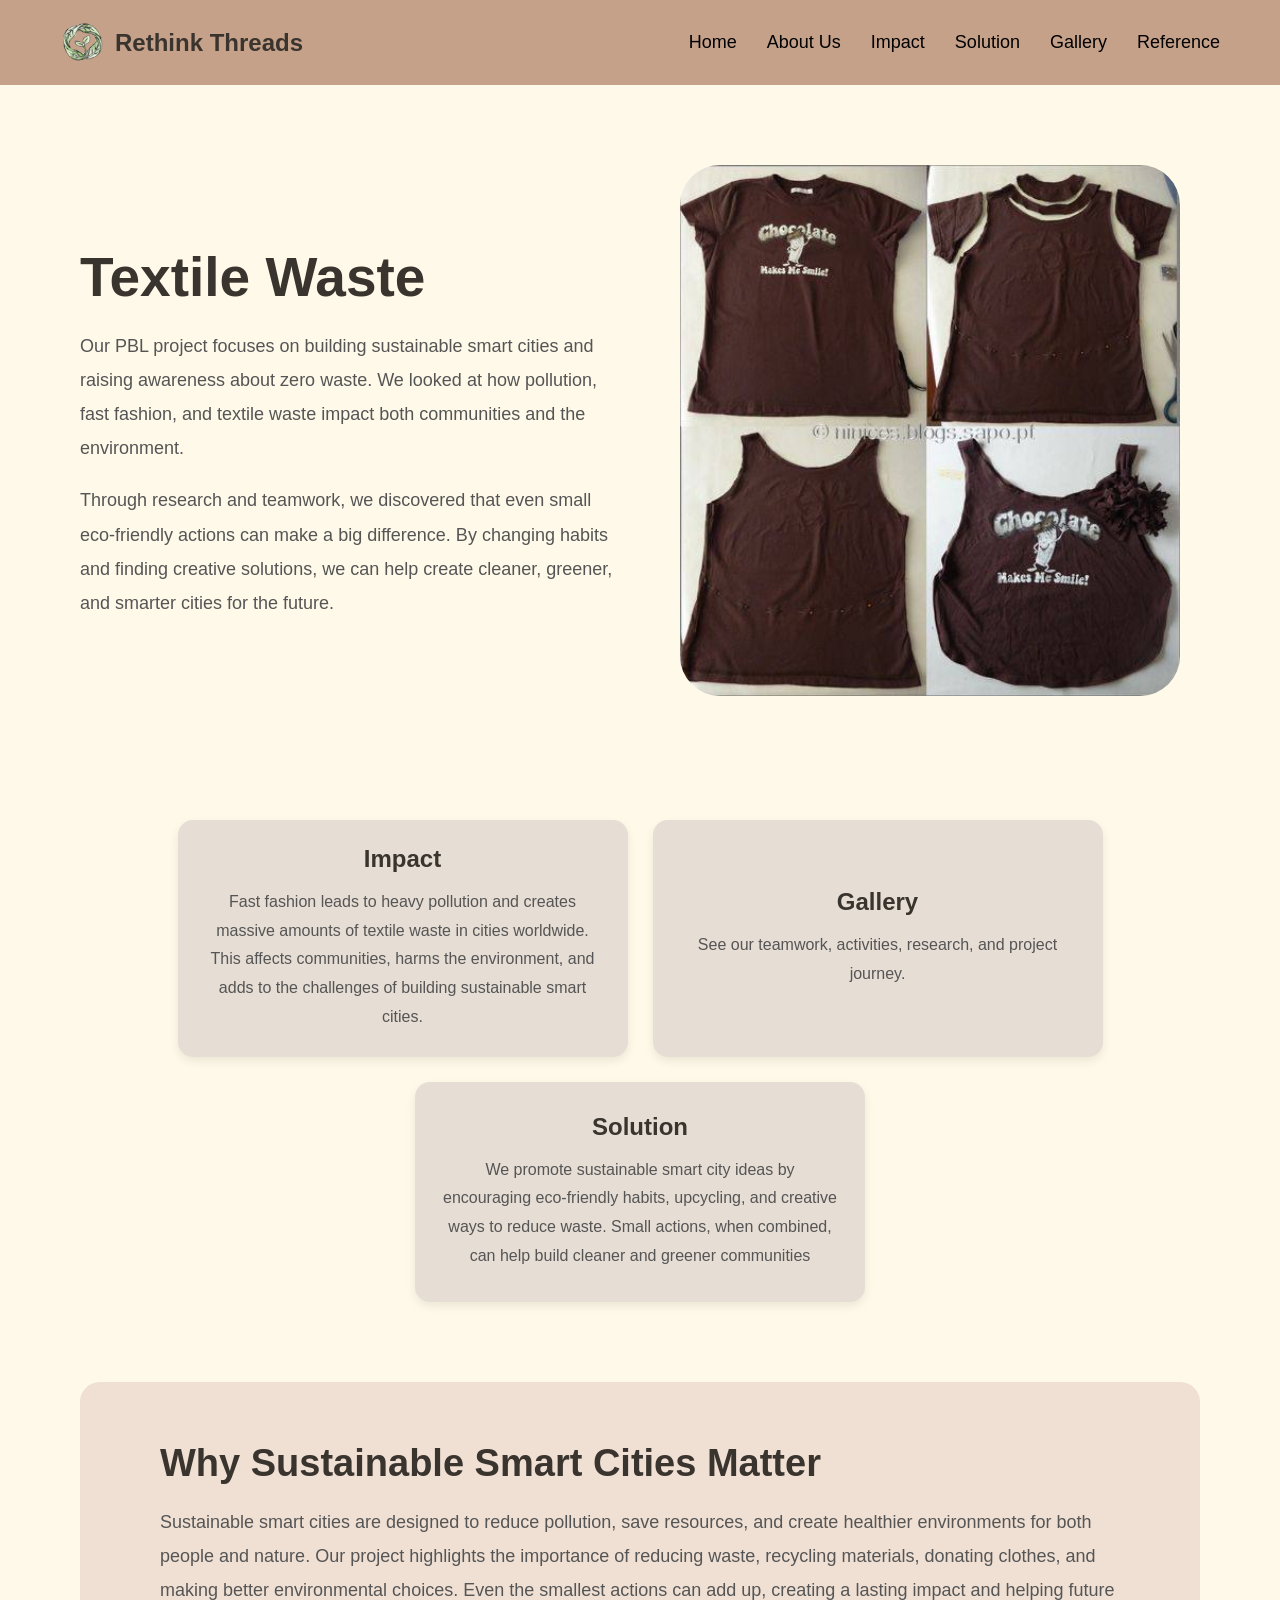
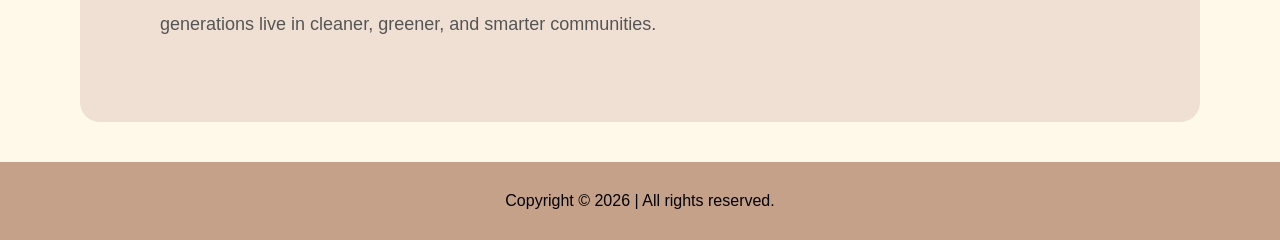
<file: index.html>
<!DOCTYPE html>
<html lang="en">
<head>
<meta charset="UTF-8">
<meta name="viewport" content="width=device-width, initial-scale=1.0">
<title>Home</title>
<link rel="icon" href="icon/pbl.webp">
<link rel="stylesheet" href="stylee.css">
</head>
<body>
<nav>

<div class="logo">
<img src="icon/pbl.webp" alt="logo">
<h3>Rethink Threads</h3>
</div>

<ul>
    <li class="nav a:active, nav a:focus"><a href="index.html">Home</a></li>
    <li class="nav a:active, nav a:focus"><a href="aboutuss.html">About Us</a></li>
    <li class="nav a:active, nav a:focus"><a href="impact.html">Impact</a></li>
    <li class="nav a:active, nav a:focus"><a href="solution.html">Solution</a></li>
    <li class="nav a:active, nav a:focus"><a href="gallery.html">Gallery</a></li>
    <li class="nav a:active, nav a:focus"><a href="reference.html">Reference</a></li>
</ul>

</nav>

<section class="hero">

<div class="text">

<h1>Textile Waste</h1>

<p>
Our PBL project focuses on building sustainable smart cities and raising awareness about zero waste. We looked at how pollution, fast fashion, and textile waste impact both communities and the environment.
</p>

<br>

<p>
Through research and teamwork, we discovered that even small eco‑friendly actions can make a big difference. By changing habits and finding creative solutions, we can help create cleaner, greener, and smarter cities for the future.
</p>

</div>

<div class="image">
<img src="image/pic1.jpg" alt="">
</div>

</section>

<section class="cards">

<div class="card">
<a href="impact.html">
<h2>Impact</h2>
<p>
Fast fashion leads to heavy pollution and creates massive amounts of textile waste in cities worldwide. This affects communities, harms the environment, and adds to the challenges of building sustainable smart cities.
</p></a>
</div>

<div class="card">
<a href="gallery.html">
<h2>Gallery</h2>
<p>
See our teamwork, activities,
research, and project journey.
</p>
</a>
</div>

<div class="card">
<a href="solution.html">
<h2>Solution</h2>
<p>
We promote sustainable smart city ideas by encouraging eco‑friendly habits, upcycling, and creative ways to reduce waste. Small actions, when combined, can help build cleaner and greener communities    
</p>
</a>
</div>
</section>

<section class="About">
    
<h2>Why Sustainable Smart Cities Matter</h2>
<p>
Sustainable smart cities are designed to reduce pollution, save resources, and create healthier environments for both people and nature. Our project highlights the importance of reducing waste, recycling materials, donating clothes, and making better environmental choices. Even the smallest actions can add up, creating a lasting impact and helping future generations live in cleaner, greener, and smarter communities.
</p>
</div>
</section>

<footer>
Copyright © 2026 | All rights reserved.
</footer>

</body>
</html>
</file>
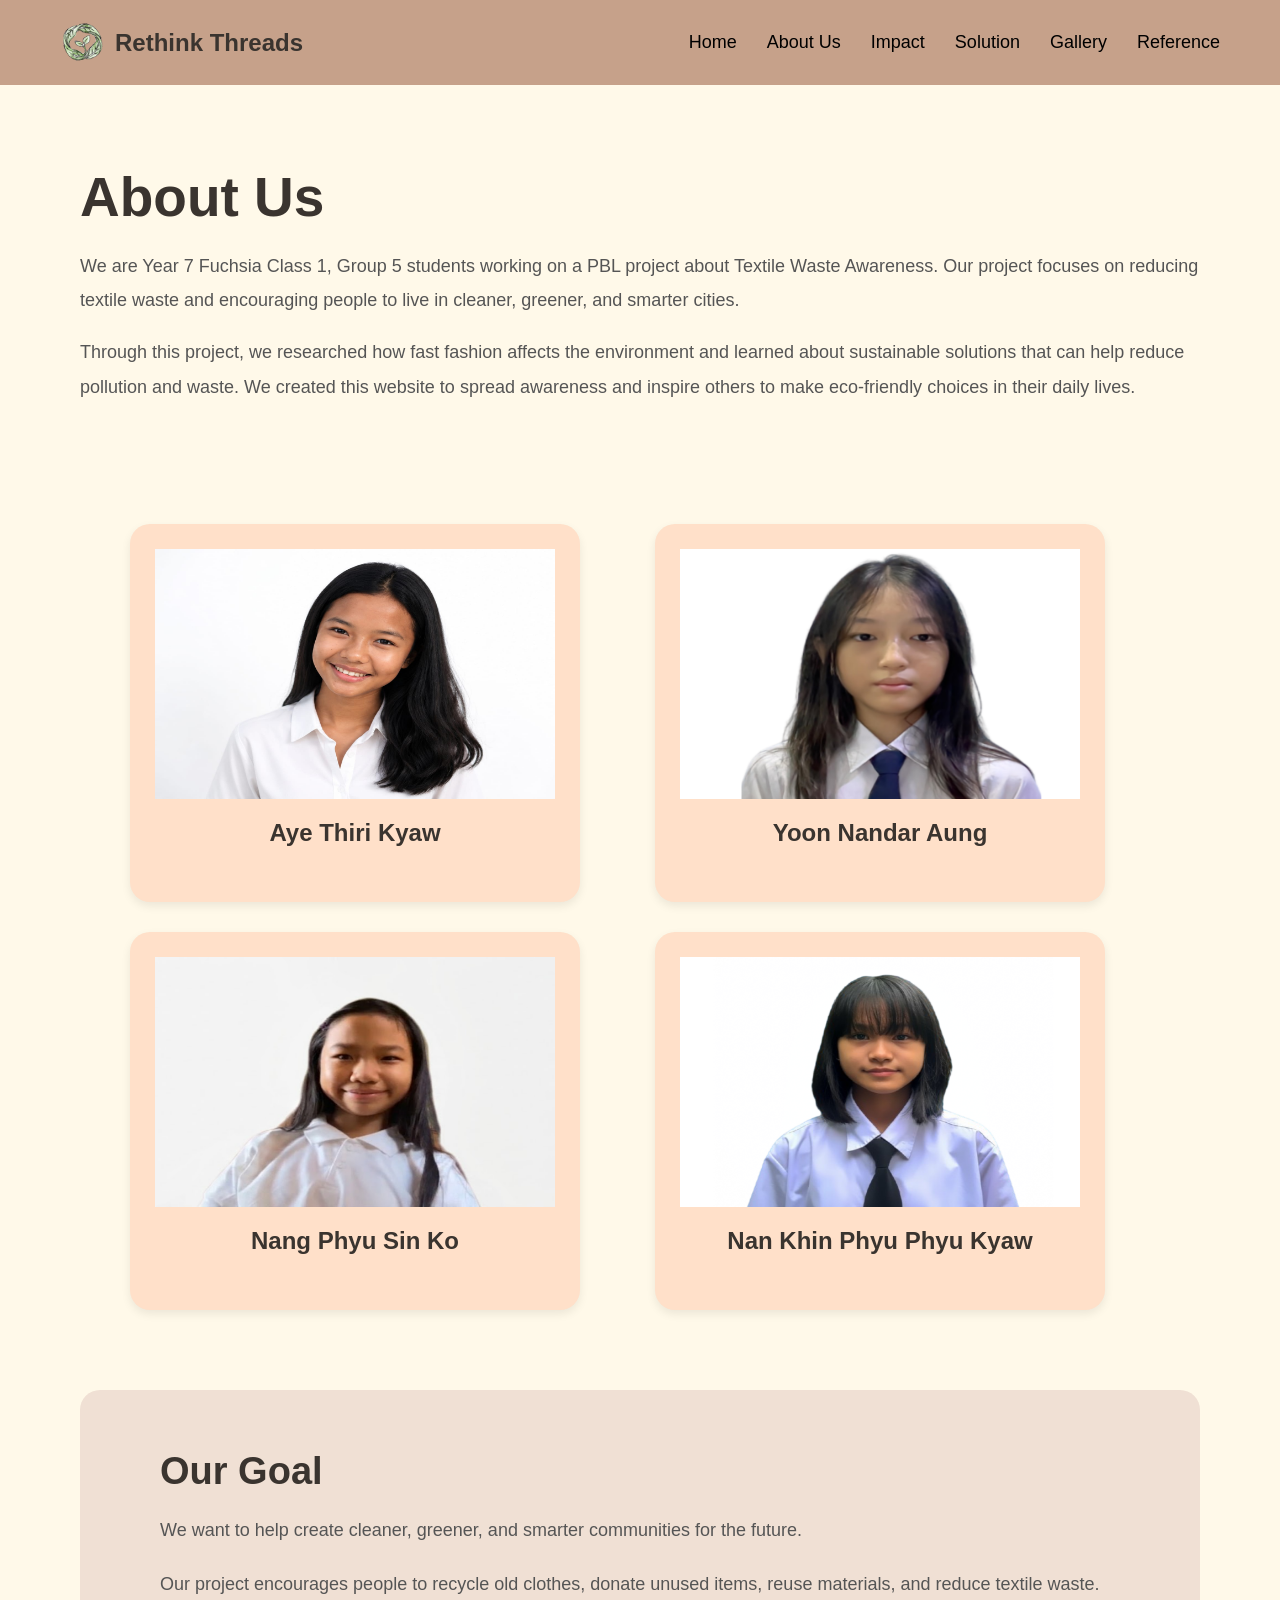
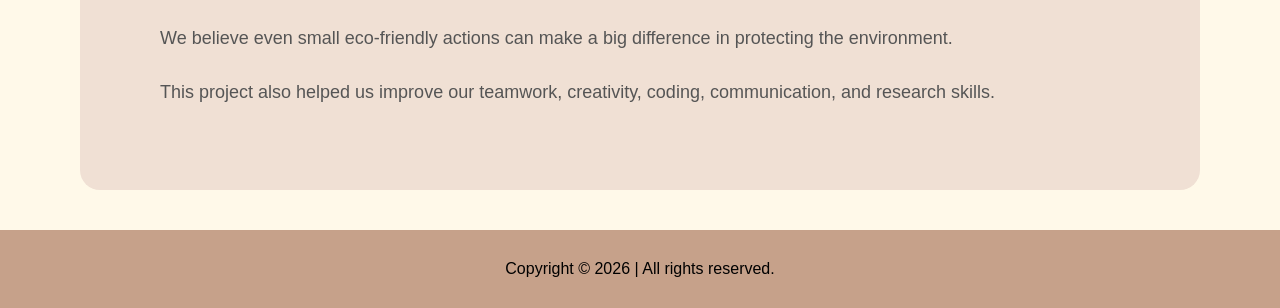
<file: aboutuss.html>
<!DOCTYPE html>
<html lang="en">
<head>
<meta charset="UTF-8">
<meta name="viewport" content="width=device-width, initial-scale=1.0">
<title>About Us</title>
<link rel="icon" href="icon/pbl.webp">
<link rel="stylesheet" href="stylee.css">
</head>
<body>
<nav>
<div class="logo">
<img src="icon/pbl.webp" alt="">
<h3>Rethink Threads</h3>
</div>
<ul>
    <li class="nav a:active, nav a:focus"><a href="index.html">Home</a></li>
    <li class="nav a:active, nav a:focus"><a href="aboutuss.html">About Us</a></li>
    <li class="nav a:active, nav a:focus"><a href="impact.html">Impact</a></li>
    <li class="nav a:active, nav a:focus"><a href="solution.html">Solution</a></li>
    <li class="nav a:active, nav a:focus"><a href="gallery.html">Gallery</a></li>
    <li class="nav a:active, nav a:focus"><a href="reference.html">Reference</a></li>
</ul>
</nav>
<section class="hero">
<div class="text">
<h1>About Us</h1>
<p>
We are Year 7 Fuchsia Class 1, Group 5 students working on a PBL project about Textile Waste Awareness. Our project focuses on reducing textile waste and encouraging people to live in cleaner, greener, and smarter cities.
</p><br>
<p>Through this project, we researched how fast fashion affects the environment and learned about sustainable solutions that can help reduce pollution and waste. We created this website to spread awareness and inspire others to make eco-friendly choices in their daily lives.</p>
</div>
</section>

<section class="container">
<div class="card">
<img src="image/ael.jpeg" alt="ael">
<div class="card-content">
<h2>Aye Thiri Kyaw</h2>
</div>
</div>

<div class="card">
<img src="image/yoon.png" alt="yoon">
<div class="card-content">
<h2>Yoon Nandar Aung</h2>
</div>
</div>

<div class="card">
<img src="image/auroraa.png" alt="aurora">
<div class="card-content">
<h2>Nang Phyu Sin Ko</h2>
</div>
</div>

<div class="card">
<img src="image/nankhinn.png" alt="nan khin">
<div class="card-content">
<h2>Nan Khin Phyu Phyu Kyaw</h2>
</div>
</div>
</section>

<section class="About">

<h2>Our Goal</h2>

<p>
We want to help create cleaner, greener, and smarter communities for the future.
</p>

<p>
Our project encourages people to recycle old clothes, donate unused items, reuse materials,
and reduce textile waste.
</p>

<p>
We believe even small eco-friendly actions can make a big difference in protecting the environment.
</p>

<p>
This project also helped us improve our teamwork, creativity, coding, communication,
and research skills.
</p>

</section>

<footer>
Copyright © 2026 | All rights reserved.
</footer>

</body>
</html>
</file>
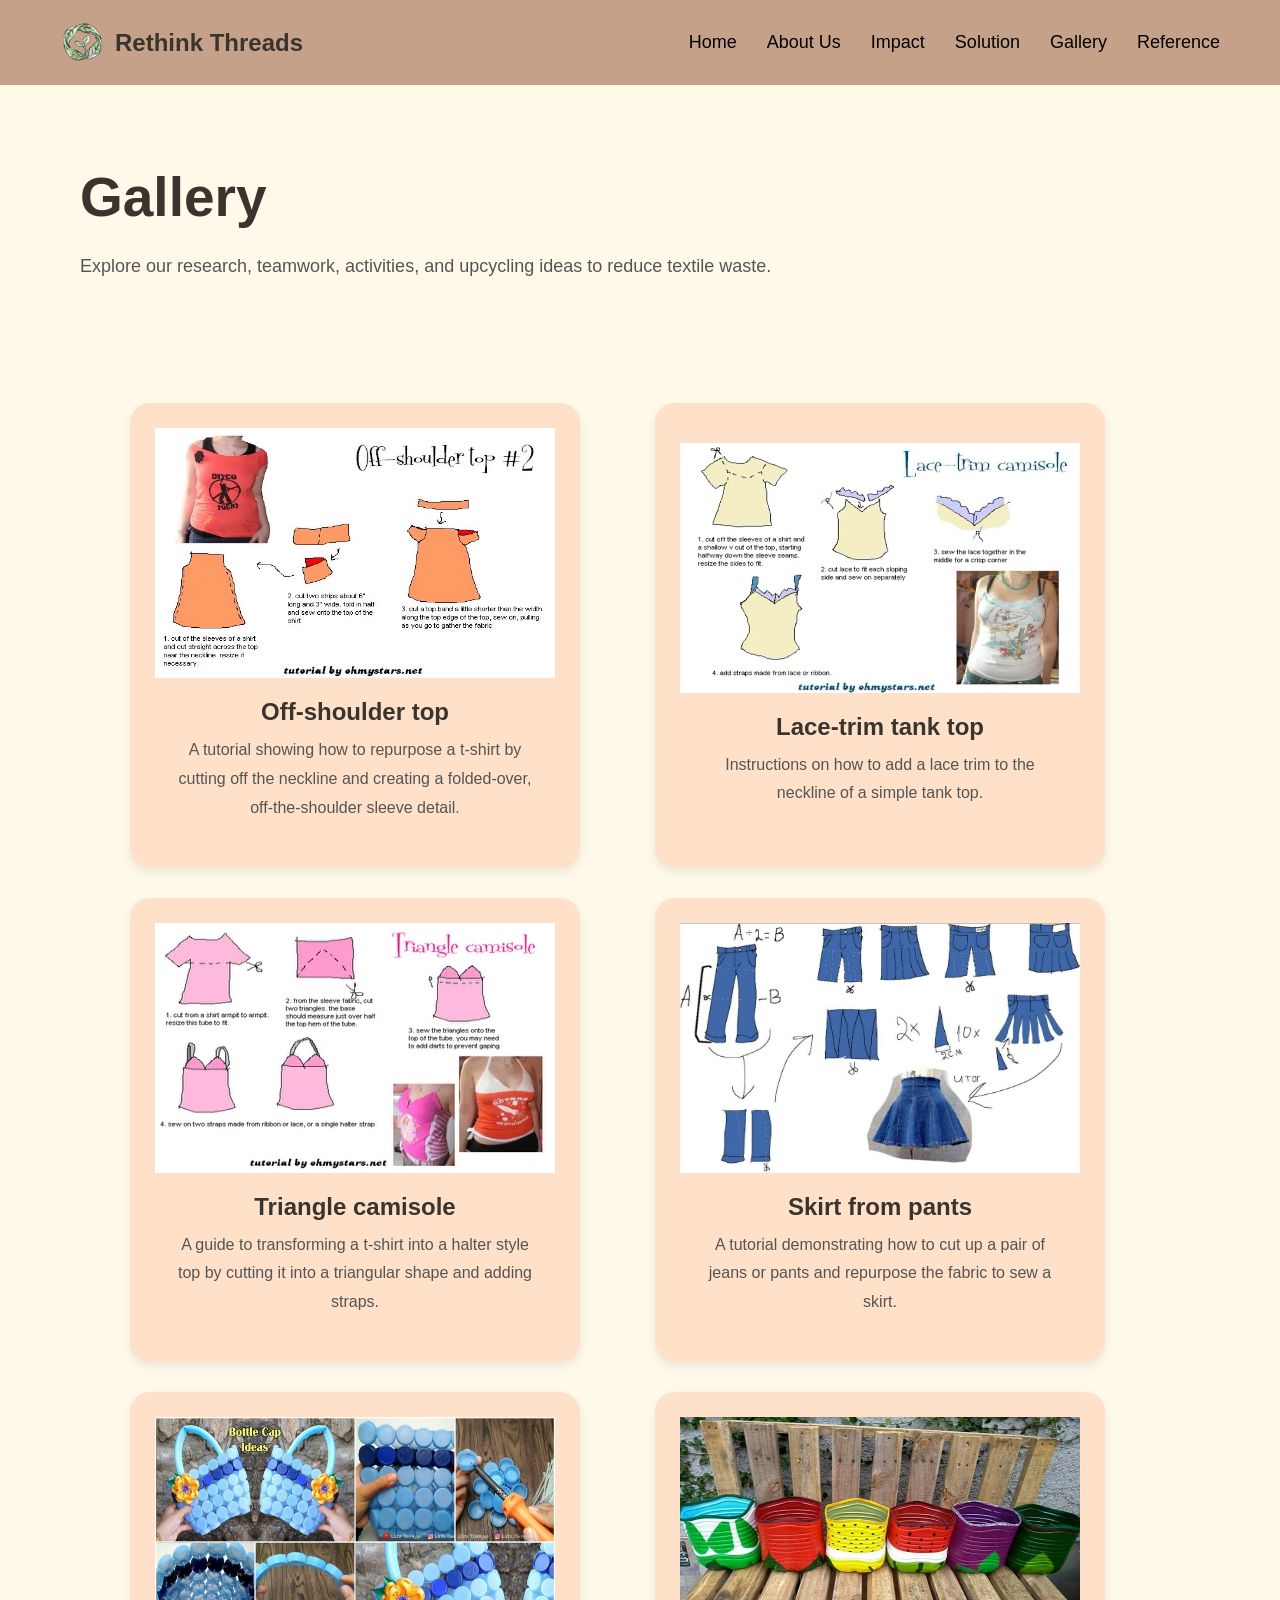
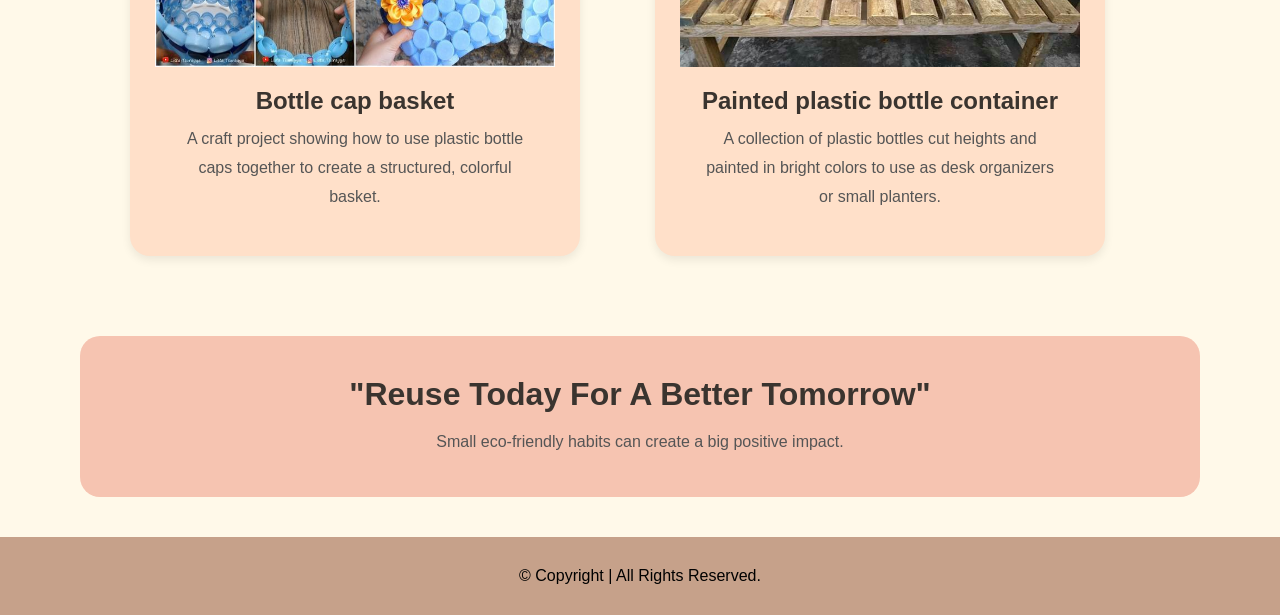
<file: gallery.html>
<!DOCTYPE html>
<html lang="en">
<head>
<meta charset="UTF-8">
<meta name="viewport" content="width=device-width, initial-scale=1.0">
<title>Gallery</title>
<link rel="icon" href="icon/pbl.webp">
<link rel="stylesheet" href="stylee.css">
</head>
<body>
<nav>
<div class="logo">
<img src="icon/pbl.webp" alt="">
<h3>Rethink Threads</h3>
</div>
<ul>
    <li class="nav a:active, nav a:focus"><a href="index.html">Home</a></li>
    <li class="nav a:active, nav a:focus"><a href="aboutuss.html">About Us</a></li>
    <li class="nav a:active, nav a:focus"><a href="impact.html">Impact</a></li>
    <li class="nav a:active, nav a:focus"><a href="solution.html">Solution</a></li>
    <li class="nav a:active, nav a:focus"><a href="gallery.html">Gallery</a></li>
    <li class="nav a:active, nav a:focus"><a href="reference.html">Reference</a></li>
</ul>
</nav>
<section class="hero">
<div class="text">
<h1>Gallery</h1>
<p>
Explore our research, teamwork,
activities, and upcycling ideas to reduce textile waste.
</p>
</div>
</section>

<section class="container">
<div class="card">
<img src="image/gallery1.jpeg" alt="">
<div class="card-content">
    <h2>Off-shoulder top </h2>
    <p> A tutorial showing how to repurpose a t-shirt by cutting off the neckline and creating a folded-over, off-the-shoulder sleeve detail.</p>
</div>
</div>

<div class="card">
<img src="image/gallery2.webp" alt="">
<div class="card-content">
    <h2> Lace-trim tank top</h2>
    <p> Instructions on how to add a lace trim to the neckline of a simple tank top.</p>
</div>
</div>

<div class="card">
<img src="image/gallery3.webp" alt="">
<div class="card-content">
    <h2>Triangle camisole</h2>
    <p>A guide to transforming a t-shirt into a halter style top by cutting it into a triangular shape and adding straps.</p>
</div>
</div>

<div class="card">
<img src="image/gallery4.jpg" alt="">
<div class="card-content">
    <h2>Skirt from pants</h2>
    <p> A tutorial demonstrating how to cut up a pair of jeans or pants and repurpose the fabric to sew a skirt.</p>
</div>
</div>

<div class="card">
<img src="image/gallery5.jpeg" alt="">
<div class="card-content">
    <h2>Bottle cap basket</h2>
    <p>A craft project showing how to use plastic bottle caps together to create a structured, colorful basket.</p>
</div>
</div>

<div class="card">
<img src="image/gallery6.jpeg" alt="">
<div class="card-content">
    <h2>Painted plastic bottle container</h2>
    <p> A collection of plastic bottles cut heights and painted in bright colors to use as desk organizers or small planters.</p>
</div>
</div>
</section>


<section class="quote">
<h2>"Reuse Today For A Better Tomorrow"</h2>

<p>
Small eco-friendly habits can create
a big positive impact.
</p>
</section>
<footer>
© Copyright | All Rights Reserved.
</footer>
</body>
</html>
</file>
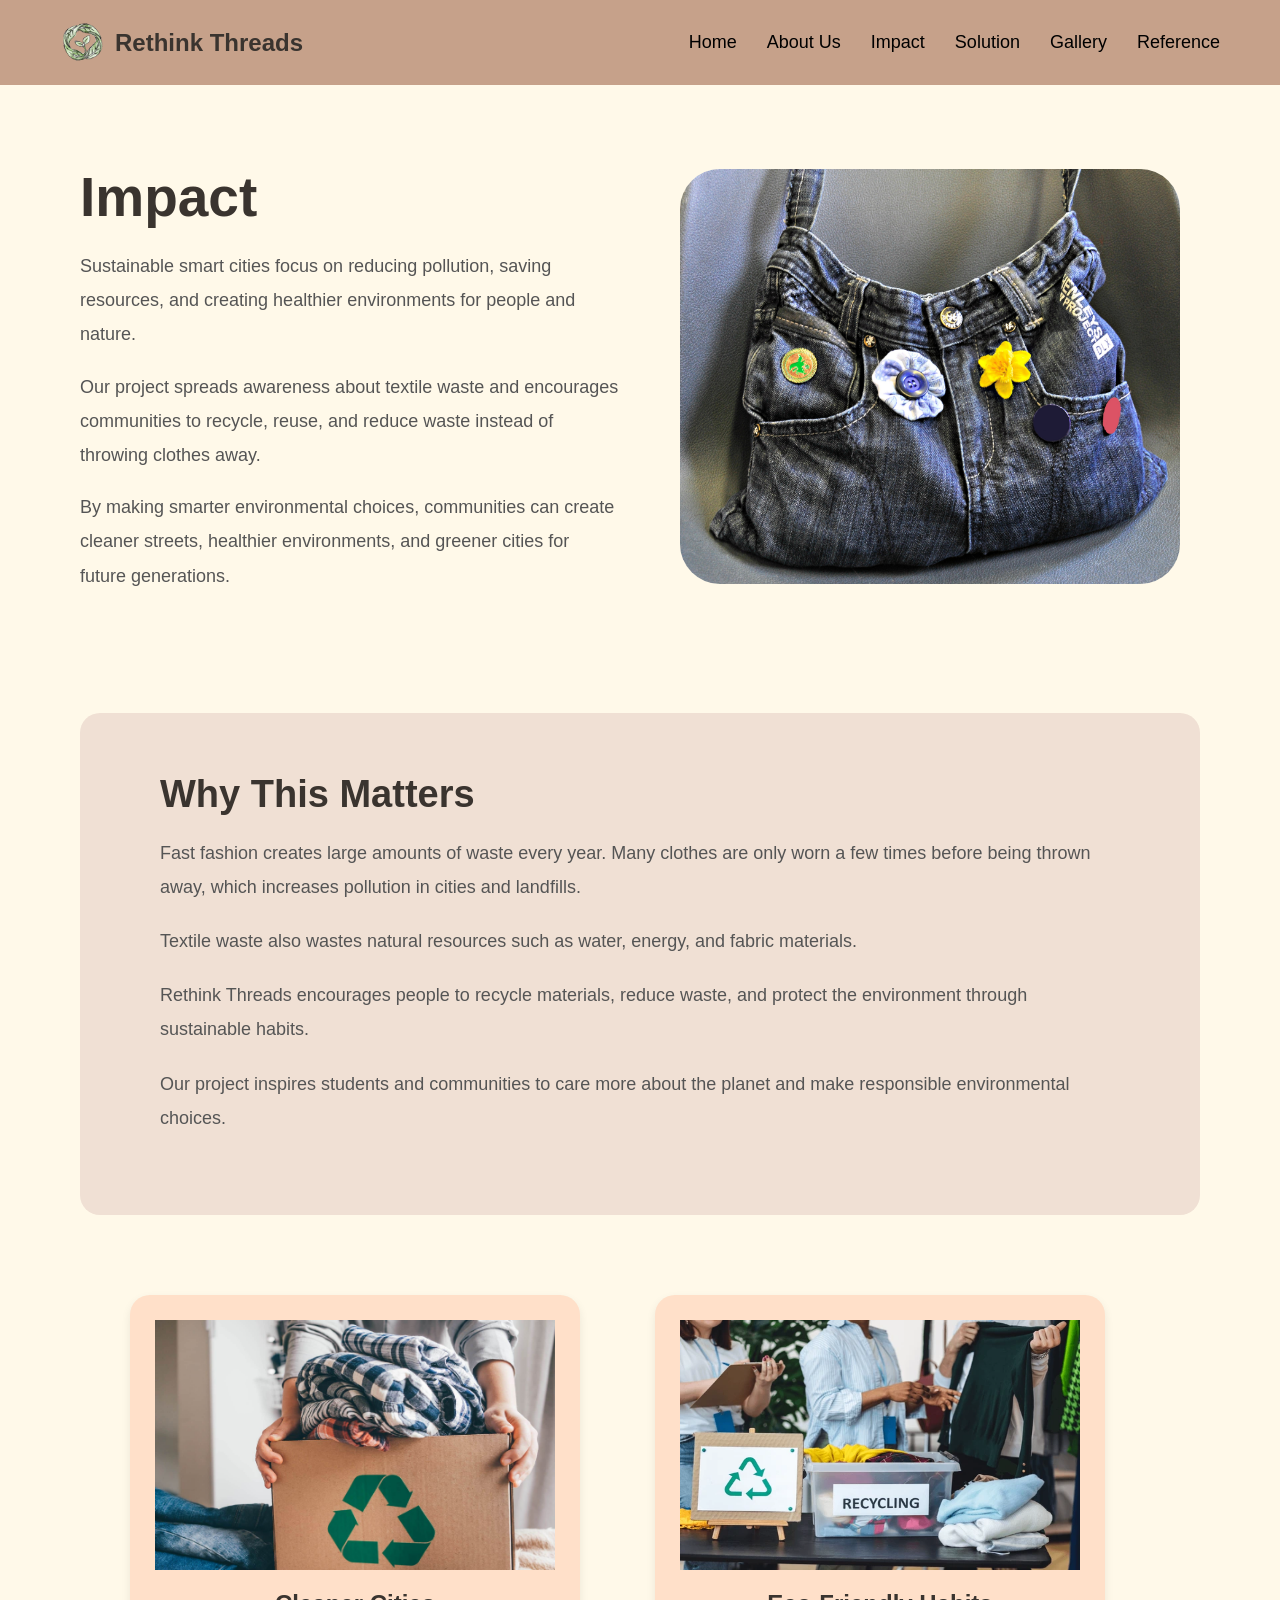
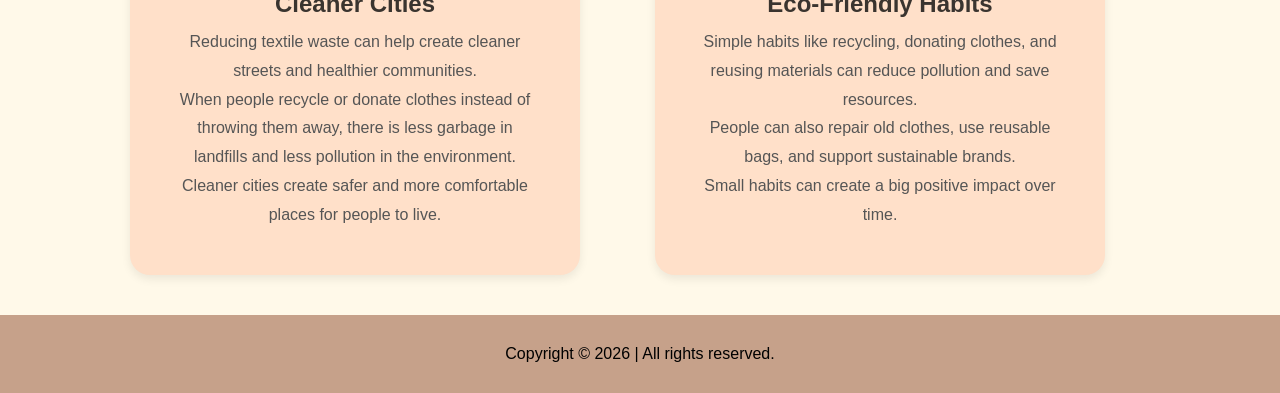
<file: impact.html>
<!DOCTYPE html>
<html lang="en">
<head>
<meta charset="UTF-8">
<meta name="viewport" content="width=device-width, initial-scale=1.0">
<link rel="icon" href="icon/pbl.webp">
<title>Impact</title>

<link rel="stylesheet" href="stylee.css">
</head>
<body>
<nav>
<div class="logo">
<img src="icon/pbl.webp" alt="">
<h3>Rethink Threads</h3>
</div>
<ul>
    <li class="nav a:active, nav a:focus"><a href="index.html">Home</a></li>
    <li class="nav a:active, nav a:focus"><a href="aboutuss.html">About Us</a></li>
    <li class="nav a:active, nav a:focus"><a href="impact.html">Impact</a></li>
    <li class="nav a:active, nav a:focus"><a href="solution.html">Solution</a></li>
    <li class="nav a:active, nav a:focus"><a href="gallery.html">Gallery</a></li>
    <li class="nav a:active, nav a:focus"><a href="reference.html">Reference</a></li>
</ul>
</nav>
<section class="hero">
<div class="text">
<h1>Impact</h1>

<p>
Sustainable smart cities focus on reducing pollution, saving resources,
and creating healthier environments for people and nature.
</p>

<br>

<p>
Our project spreads awareness about textile waste and encourages communities
to recycle, reuse, and reduce waste instead of throwing clothes away.
</p>

<br>

<p>
By making smarter environmental choices, communities can create cleaner streets,
healthier environments, and greener cities for future generations.
</p>
</div>

<div class="image img">
<img src="image/pic3.jpg" alt="">
</div>

</section>
<section class="About">
<h2>Why This Matters</h2>

<p>
Fast fashion creates large amounts of waste every year.
Many clothes are only worn a few times before being thrown away,
which increases pollution in cities and landfills.
</p>

<p>
Textile waste also wastes natural resources such as water, energy, and fabric materials.
</p>

<p>
Rethink Threads encourages people to recycle materials, reduce waste,
and protect the environment through sustainable habits.
</p>

<p>
Our project inspires students and communities to care more about the planet
and make responsible environmental choices.
</p>

</section>
<section class="container">
<div class="card">
<img src="image/impact.jpg" alt="">
<div class="card-content">
<h2>Cleaner Cities</h2>

<p>
Reducing textile waste can help create cleaner streets and healthier communities.
</p>

<p>
When people recycle or donate clothes instead of throwing them away,
there is less garbage in landfills and less pollution in the environment.
</p>

<p>
Cleaner cities create safer and more comfortable places for people to live.
</p>
</div>
</div>
<div class="card">
<img src="image/impact2.webp" alt="">
<div class="card-content">
<h2>Eco-Friendly Habits</h2>

<p>
Simple habits like recycling, donating clothes, and reusing materials
can reduce pollution and save resources.
</p>

<p>
People can also repair old clothes, use reusable bags,
and support sustainable brands.
</p>

<p>
Small habits can create a big positive impact over time.
</p>
</div>
</div>
</section>
<footer>
Copyright © 2026 | All rights reserved.
</footer>
</body>
</html>
</file>
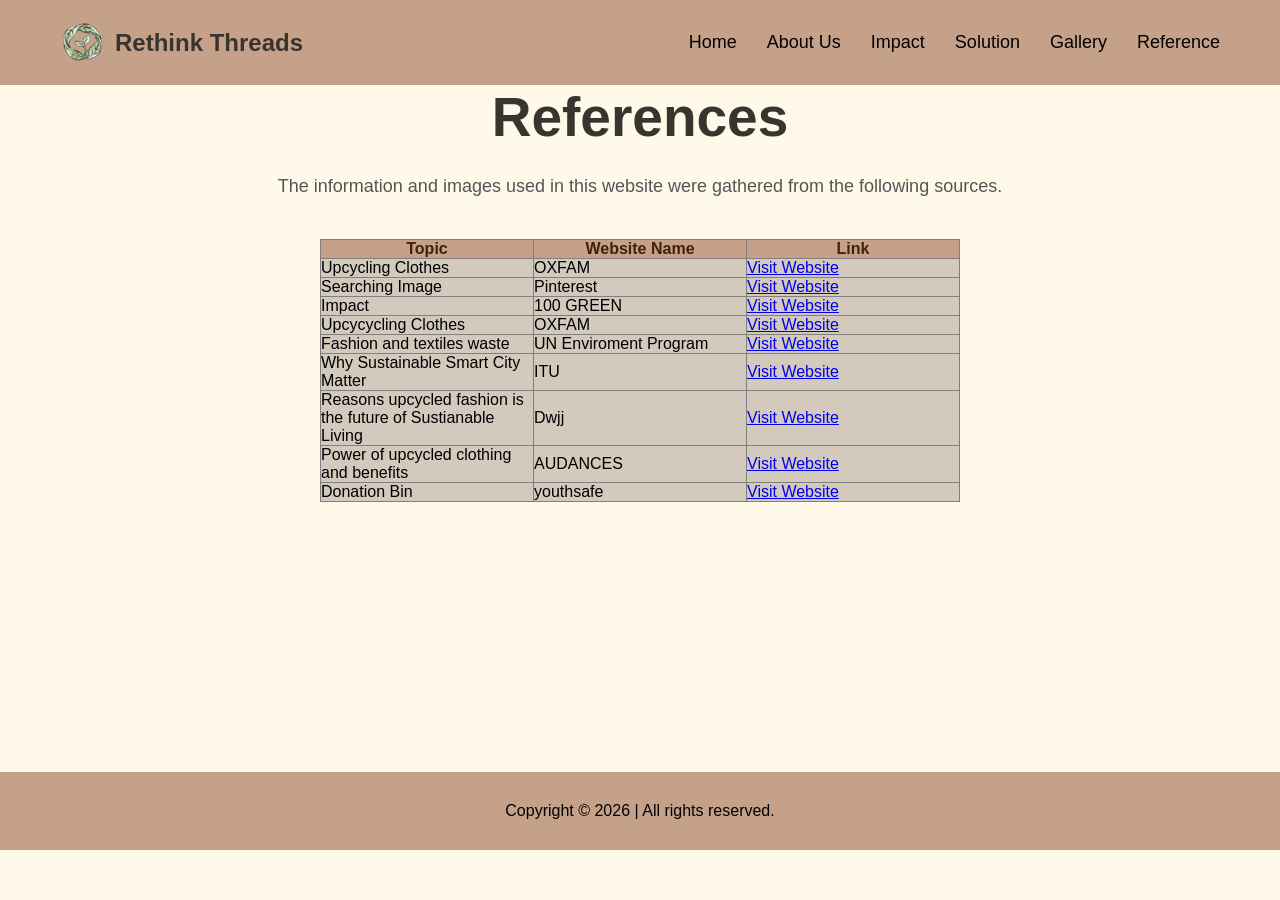
<file: reference.html>
<!DOCTYPE html>
<html lang="en">
<head>
<meta charset="UTF-8">
<meta name="viewport" content="width=device-width, initial-scale=1.0">
<title>Home</title>
<link rel="icon" href="icon/pbl.webp">
<link rel="stylesheet" href="stylee.css">

</head>

<body>

<nav>

<div class="logo">
<img src="icon/pbl.webp" alt="logo">
<h3>Rethink Threads</h3>
</div>

<ul>
    <li class="nav a:active, nav a:focus"><a href="index.html">Home</a></li>
    <li class="nav a:active, nav a:focus"><a href="aboutuss.html">About Us</a></li>
    <li class="nav a:active, nav a:focus"><a href="impact.html">Impact</a></li>
    <li class="nav a:active, nav a:focus"><a href="solution.html">Solution</a></li>
    <li class="nav a:active, nav a:focus"><a href="gallery.html">Gallery</a></li>
    <li class="nav a:active, nav a:focus"><a href="reference.html">Reference</a></li>
</ul>

</nav>
<div class="text">
<h1 class="align">References</h1>
<p class="alignp">The information and images used in this website were gathered from the following sources.</p><br><br>
</div>
<div class="table">
<table border="1">
    <tr>
        <th>Topic</th>
        <th>Website Name</th>
        <th>Link</th>
    </tr>
    <tr>
        <td>Upcycling Clothes</td>
        <td>OXFAM</td>
        <td><a href="https://www.oxfam.org.uk/oxfam-in-action/oxfam-blog/upcycling-clothes/">Visit Website</a></td>
    </tr>
    <tr>
        <td>Searching Image</td>
        <td>Pinterest</td>
        <td><a href="pinterest.com">Visit Website</a></td>
    </tr>
    <tr>
        <td>Impact</td>
        <td>100 GREEN</td>
        <td><a href="https://100green.com/blog/learn/upcycling-clothes-sustainable-fashion-energy-water/">Visit Website</a></td>
    </tr>
    <tr>
        <td>Upcycycling Clothes</td>
        <td>OXFAM</td>
        <td><a href="https://www.oxfam.org.uk/oxfam-in-action/oxfam-blog/upcycling-clothes/">Visit Website</a></td>
    </tr>
    <tr>
        <td>Fashion and textiles waste</td>
        <td>UN Enviroment Program</td>
        <td><a href="https://www.unep.org/news-and-stories/press-release/unsustainable-fashion-and-textiles-focus-international-day-zero">Visit Website</a></td>
    </tr>
    <tr>
        <td>Why Sustainable Smart City Matter</td>
        <td>ITU</td>
        <td><a href="https://www.itu.int/en/mediacentre/backgrounders/Pages/smart-sustainable-cities.aspx">Visit Website</a></td>
    </tr>
    <tr>
        <td>Reasons upcycled fashion is the future of Sustianable Living</td>
        <td>Dwjj</td>
        <td><a href="https://dwijproducts.com/blogs/dwijblogs/why-upcycled-fashion-is-the-future-of-sustainable-living?srsltid=AfmBOorRNuxdBv3RjuzQmGC0b9XSkyrUVfnOcwtlBjLSbVAA-0jlfJXi">Visit Website</a></td>
    </tr>
    <tr>
        <td>Power of upcycled clothing and benefits</td>
        <td>AUDANCES</td>
        <td><a href="https://audaces.com/en/blog/upcycled-clothing">Visit Website</a></td>
    </tr>
    <tr>
        <td>Donation Bin</td>
        <td>youthsafe</td>
        <td><a href="https://youthsafe.org/how-a-charity-clothes-bin-works/">Visit Website</a></td>
    </tr>
</table>
</div>
<br><br><br><br><br><br><br><br><br><br><br><br><br><br><br>
<footer>
Copyright © 2026 | All rights reserved.
</footer>

</body>
</html>
</file>
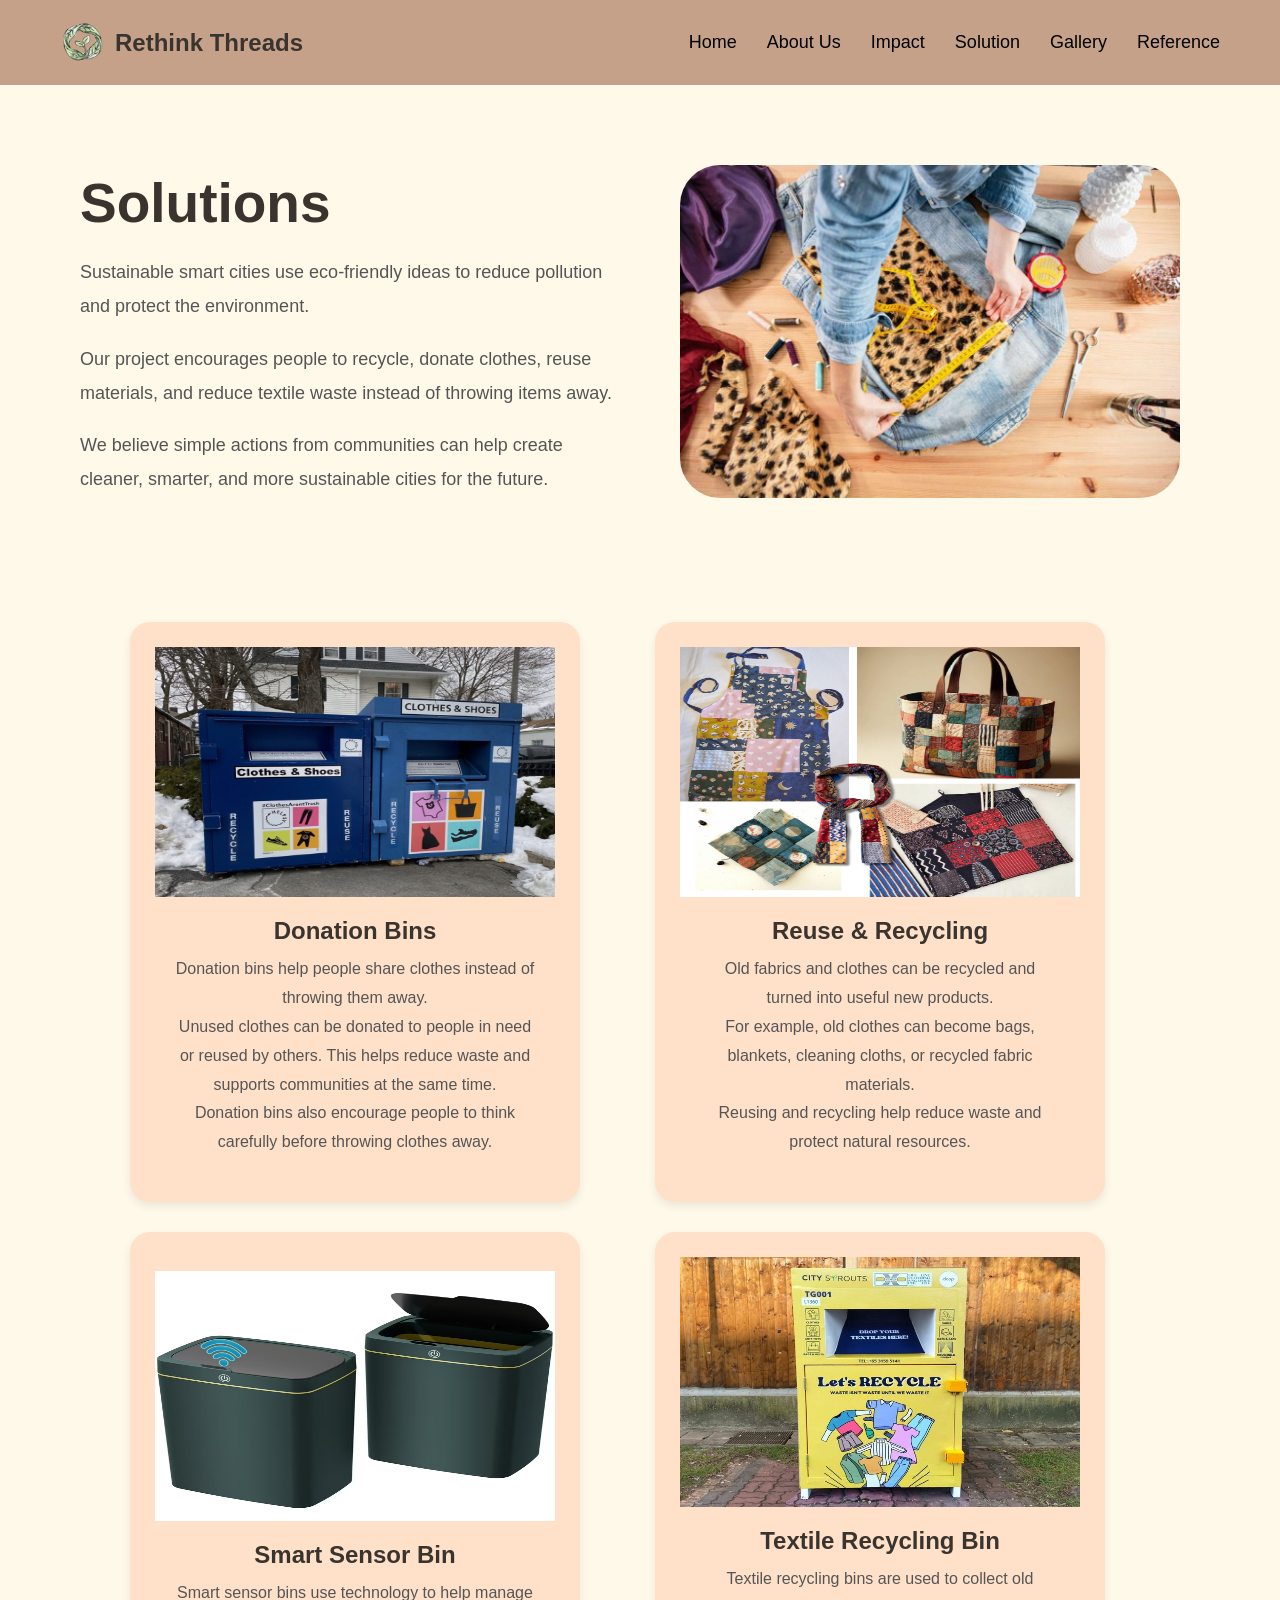
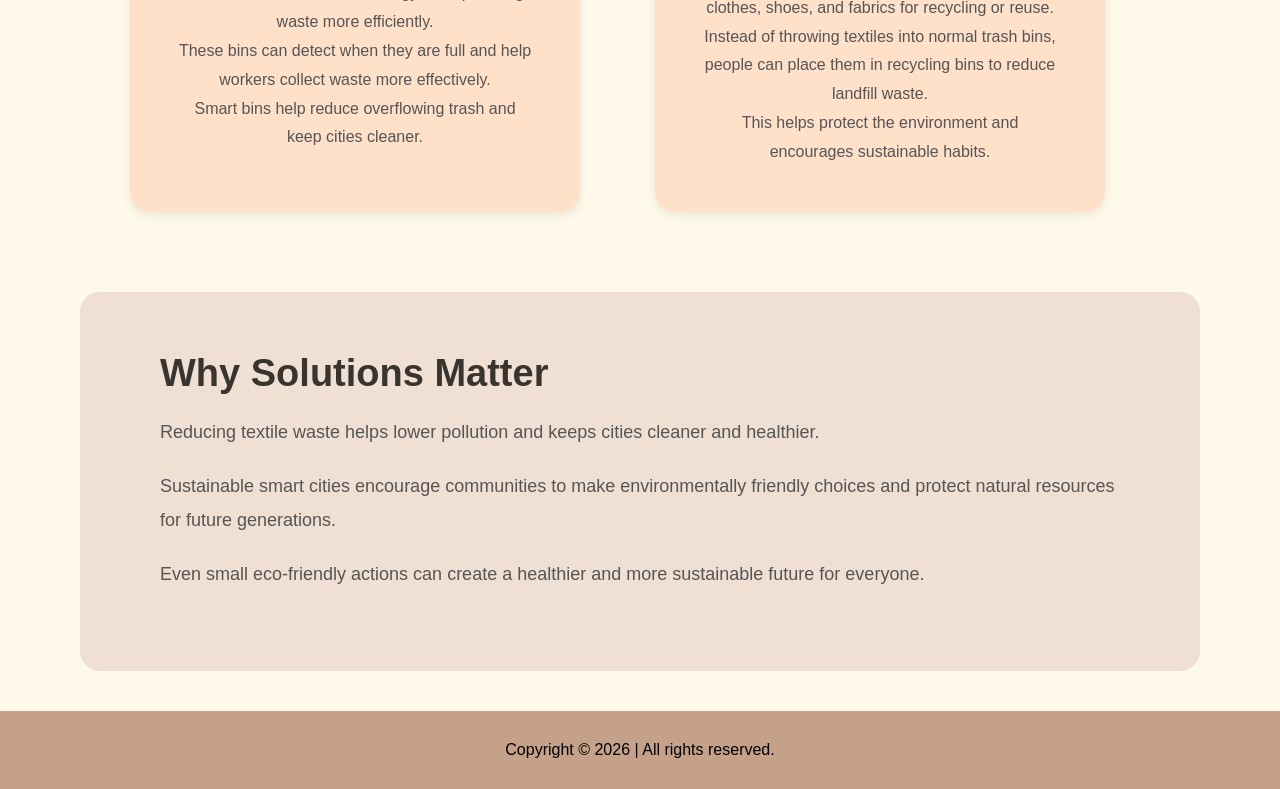
<file: solution.html>
<!DOCTYPE html>
<html lang="en">
<head>
<meta charset="UTF-8">
<meta name="viewport" content="width=device-width, initial-scale=1.0">
<link rel="icon" href="icon/pbl.webp">
<title>Solution</title>
<link rel="stylesheet" href="stylee.css">
</head>
<body>
<nav>
<div class="logo">
<img src="icon/pbl.webp" alt="">
<h3>Rethink Threads</h3>
</div>
<ul>
    <li class="nav a:active, nav a:focus"><a href="index.html">Home</a></li>
    <li class="nav a:active, nav a:focus"><a href="aboutuss.html">About Us</a></li>
    <li class="nav a:active, nav a:focus"><a href="impact.html">Impact</a></li>
    <li class="nav a:active, nav a:focus"><a href="solution.html">Solution</a></li>
    <li class="nav a:active, nav a:focus"><a href="gallery.html">Gallery</a></li>
    <li class="nav a:active, nav a:focus"><a href="reference.html">Reference</a></li>
</ul>
</nav>
<section class="hero">

<div class="text">

<h1>Solutions</h1>

<p>
Sustainable smart cities use eco-friendly ideas to reduce pollution
and protect the environment.
</p>

<br>

<p>
Our project encourages people to recycle, donate clothes,
reuse materials, and reduce textile waste instead of throwing items away.
</p>

<br>

<p>
We believe simple actions from communities can help create cleaner,
smarter, and more sustainable cities for the future.
</p>

</div>

<div class="image img">
<img src="image/pic2.jpg" alt="">
</div>

</section>
<section class="container">
<div class="card">
<img src="image/solution.jpeg" alt="">
<div class="card-content">
<h2>Donation Bins</h2>

<p>
Donation bins help people share clothes instead of throwing them away.
</p>

<p>
Unused clothes can be donated to people in need or reused by others.
This helps reduce waste and supports communities at the same time.
</p>

<p>
Donation bins also encourage people to think carefully before throwing clothes away.
</p>
</div>
</div>

<div class="card">
<img src="image/solution2.png" alt="">
<div class="card-content">
<h2>Reuse & Recycling</h2>

<p>
Old fabrics and clothes can be recycled and turned into useful new products.
</p>

<p>
For example, old clothes can become bags, blankets,
cleaning cloths, or recycled fabric materials.
</p>

<p>
Reusing and recycling help reduce waste and protect natural resources.
</p>
</div>
</div>

<div class="card">
<img src="image/smartsensorbin.avif" alt="">
<div class="card-content">
<h2>Smart Sensor Bin</h2>

<p>
Smart sensor bins use technology to help manage waste more efficiently.
</p>

<p>
These bins can detect when they are full and help workers collect waste more effectively.
</p>

<p>
Smart bins help reduce overflowing trash and keep cities cleaner.
</p>
</div>
</div>

<div class="card">
<img src="image/TextileRecyclingBin.jpg" alt="">
<div class="card-content">

<h2>Textile Recycling Bin</h2>

<p>
Textile recycling bins are used to collect old clothes, shoes, and fabrics for recycling or reuse.
</p>

<p>
Instead of throwing textiles into normal trash bins,
people can place them in recycling bins to reduce landfill waste.
</p>

<p>
This helps protect the environment and encourages sustainable habits.
</p>
</div>
</div>


</section>
<section class="About">
<h2>Why Solutions Matter</h2>

<p>
Reducing textile waste helps lower pollution and keeps cities cleaner and healthier.
</p>

<p>
Sustainable smart cities encourage communities to make environmentally friendly choices
and protect natural resources for future generations.
</p>

<p>
Even small eco-friendly actions can create a healthier and more sustainable future for everyone.
</p>
</section>
<footer>
Copyright © 2026 | All rights reserved.
</footer>
</body>
</html>
</file>
<file: stylee.css>
*{
    margin:0;
    padding:0;
    box-sizing:border-box;
    font-family:Arial;
}

body{
    background:#fff9e9;
    color:#3A342F;
}

nav{
    background:#c6a18a;
    padding:20px 60px;
    display: flex;
    justify-content:space-between;
    align-items:center;
}

nav a:active,
nav a:focus {
  background-color: #fff9e9; 
  border: 2px solid white;
  box-sizing: border-box;
}

ul {
  list-style-type: none;
  margin: 0;
  padding: 0;
}

.logo{
    display:flex;
    align-items:center;
    gap:10px;
}

.logo img{
    width:45px;
    height:45px;
}

.logo h3{
    font-size:24px;
}

nav ul{
    display:flex;
    gap:30px;
    list-style:none;
}

nav a{
    text-decoration:none;
    color:black;
    font-size:18px;
    transition:0.3s;
}

nav a:hover{
    color:#8a856a;
}


.hero{
    display:flex;
    justify-content:space-between;
    align-items:center;
    padding:80px;
    gap:40px;
    flex-wrap:wrap;
}

.text{
    flex:1;
}

.text h1{
    font-size:55px;
    margin-bottom:20px;
}

.align{
    font-size:55px;
    margin-bottom:20px;
    text-align: center;
}

.text p{
    line-height:1.9;
    color:#555;
    font-size:18px;
}

.alignp{
    line-height:1.9;
    color:#555;
    font-size:18px;
    text-align: center;
}

.image{
    flex:1;
    text-align:center;
}

.image img{
    width:100%;
    max-width:500px;
    border-radius:40px;
}

.card{
    background:#E6DDD4;
    width:300px;
    min-height:220px;
    padding:25px;
    border-radius:15px;
    box-shadow:0 4px 10px rgba(0,0,0,0.08);
    transition:0.3s;
    text-align:center;

    display:flex;
    flex-direction:column;
    justify-content:center;
}

.cards{
    display:flex;
    justify-content:center;
    align-items:stretch;
    gap:25px;
    padding:40px 80px;
    flex-wrap:wrap;
}

.card{
    background:	#E6DDD4;
    width:450px;
    padding:25px;
    border-radius:15px;
    box-shadow:0 4px 10px rgba(0,0,0,0.08);
    transition:0.3s;
    text-align: center;
}

.card .card:hover{
    transform:scale(1.03);
}

.card h2{
    text-align: center;
    margin-bottom:15px;
    color:#3A342F;
    font-family: sans-serif;
}

.card p{
    font-family: sans-serif;
    line-height:1.8;
    color:#555;
}

.card a{
    text-decoration:none;
    color:black;
}

.About{
    background:#f0e0d4;
    padding:60px 80px;
    margin:40px 80px;
    border-radius:20px;
}
.About h2{
    font-size:38px;
    margin-bottom:20px;
}

.About p{
    line-height:1.9;
    color:#555;
    font-size:18px;
    margin-bottom:20px;
}


.container{
    max-width:1100px;
    margin:auto;
    padding:40px;
    display:grid;
    grid-template-columns:repeat(2,1fr);
    gap:30px;
}

.container .card{
    background:#ffe0c9;
    border-radius:20px;
    overflow:hidden;
    box-shadow:0 4px 10px rgba(0,0,0,0.08);
    transition:0.3s;
}

.container .card:hover{
    transform:scale(1.02);
}

.container .card img{
    width:100%;
    height:250px;
    object-fit:fill;
}

.card-content{
    padding:20px;
}

.card-content h2{
    margin-bottom:10px;
}

.card-content p{
    line-height:1.8;
    color:#555;
}


.quote{
    background:rgb(246, 196, 177);
    margin:40px 80px;
    padding:40px;
    border-radius:20px;
    text-align:center;
}

.quote h2{
    font-size:32px;
    margin-bottom:15px;
}

.quote p{
    color:#555;
    line-height:1.8;
}


footer{
    background-color: #c6a18a;
    text-align:center;
    padding:30px;
    color:black;
}


@media(max-width:768px){

nav{
    flex-direction:column;
    gap:20px;
}

nav ul{
    flex-wrap:wrap;
    justify-content:center;
}

.hero{
    padding:40px 20px;
    text-align:center;
}

.text h1{
    font-size:40px;
}

.container{
    flex-direction: column;
    grid-template-columns:1fr;
    padding:20px;
}

.About{
    margin:20px;
    padding:40px 20px;
}

.card{
    padding:20px;
}

.quote{
    margin:20px;
}

}

table{
    align-items: center;
    width: 50%;
    flex:1;
    margin-left: auto;
    margin-right: auto;
    table-layout: fixed;
    border-style:solid;
    border-collapse: collapse;
}

td{
    padding: 0px;
}

th{
    padding: 0px;
    background-color: #c6a18a;
    color: rgb(66, 33, 10);
}

tr{
    padding: 0px;
    background-color:rgb(211, 201, 189);
    color: black;
}
</file>
